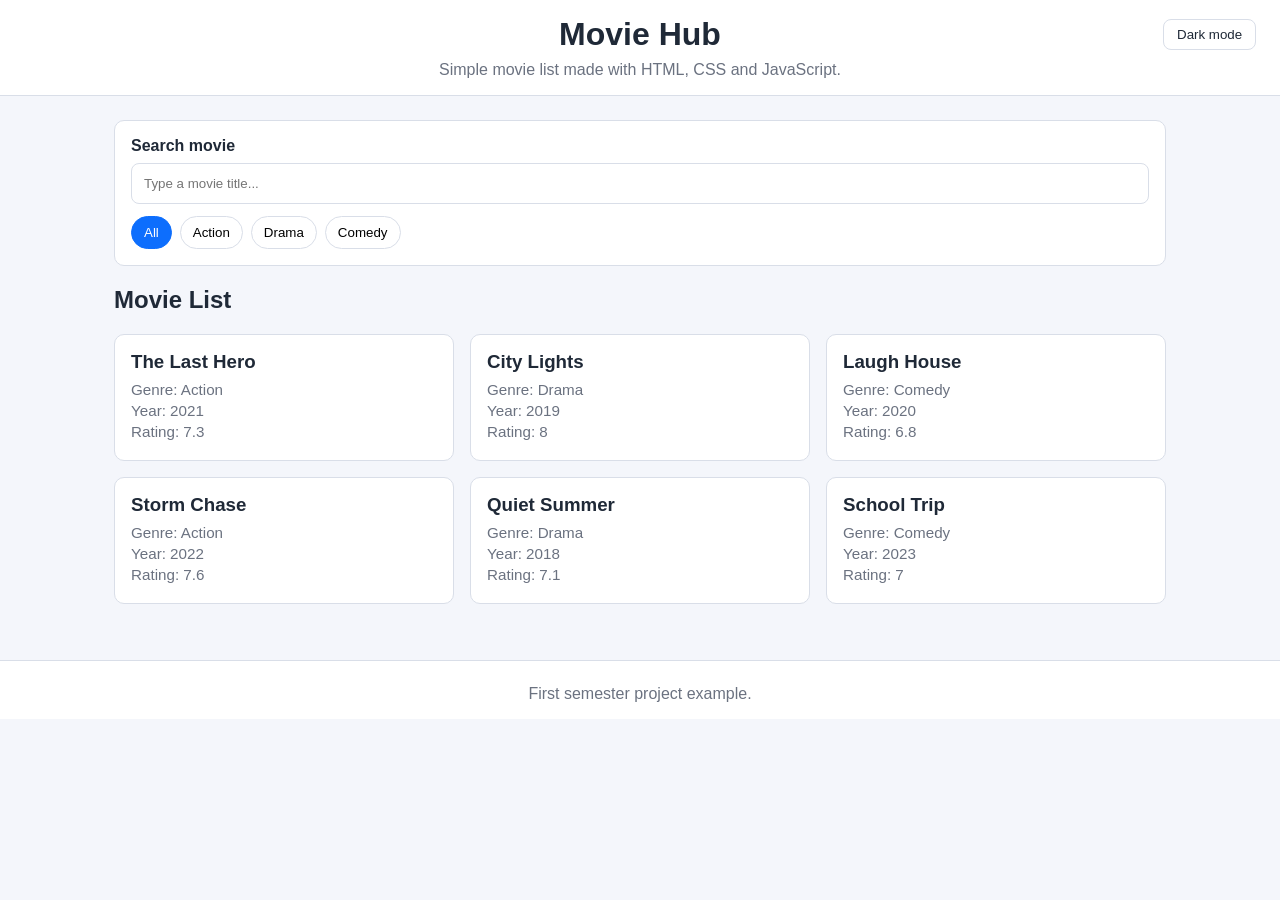
<file: final-movie-site/index.html>
<!DOCTYPE html>
<html lang="en">
<head>
  <meta charset="UTF-8">
  <meta name="viewport" content="width=device-width, initial-scale=1.0">
  <title>Movie Hub</title>
  <link rel="stylesheet" href="styles/main.css">
</head>
<body>
  <header class="site-header">
    <div class="header-top">
    <h1>Movie Hub</h1>
      <button id="themeToggle" class="theme-toggle" type="button" aria-label="Enable dark mode">Dark mode</button>
    </div>
    <p>Simple movie list made with HTML, CSS and JavaScript.</p>
  </header>

  <main class="container">
    <section class="controls" aria-label="Movie filters">
      <label for="searchInput">Search movie</label>
      <input id="searchInput" type="text" placeholder="Type a movie title...">

      <div class="genre-buttons" role="group" aria-label="Filter by genre">
        <button class="genre-btn active" data-genre="All">All</button>
        <button class="genre-btn" data-genre="Action">Action</button>
        <button class="genre-btn" data-genre="Drama">Drama</button>
        <button class="genre-btn" data-genre="Comedy">Comedy</button>
      </div>
    </section>

    <section>
      <h2>Movie List</h2>
      <div id="movieList" class="movie-grid"></div>
      <p id="emptyMessage" class="empty-message" hidden>No movies found.</p>
    </section>
  </main>

  <footer class="site-footer">
    <p>First semester project example.</p>
  </footer>

  <script src="scripts/app.js"></script>
</body>
</html>
</file>
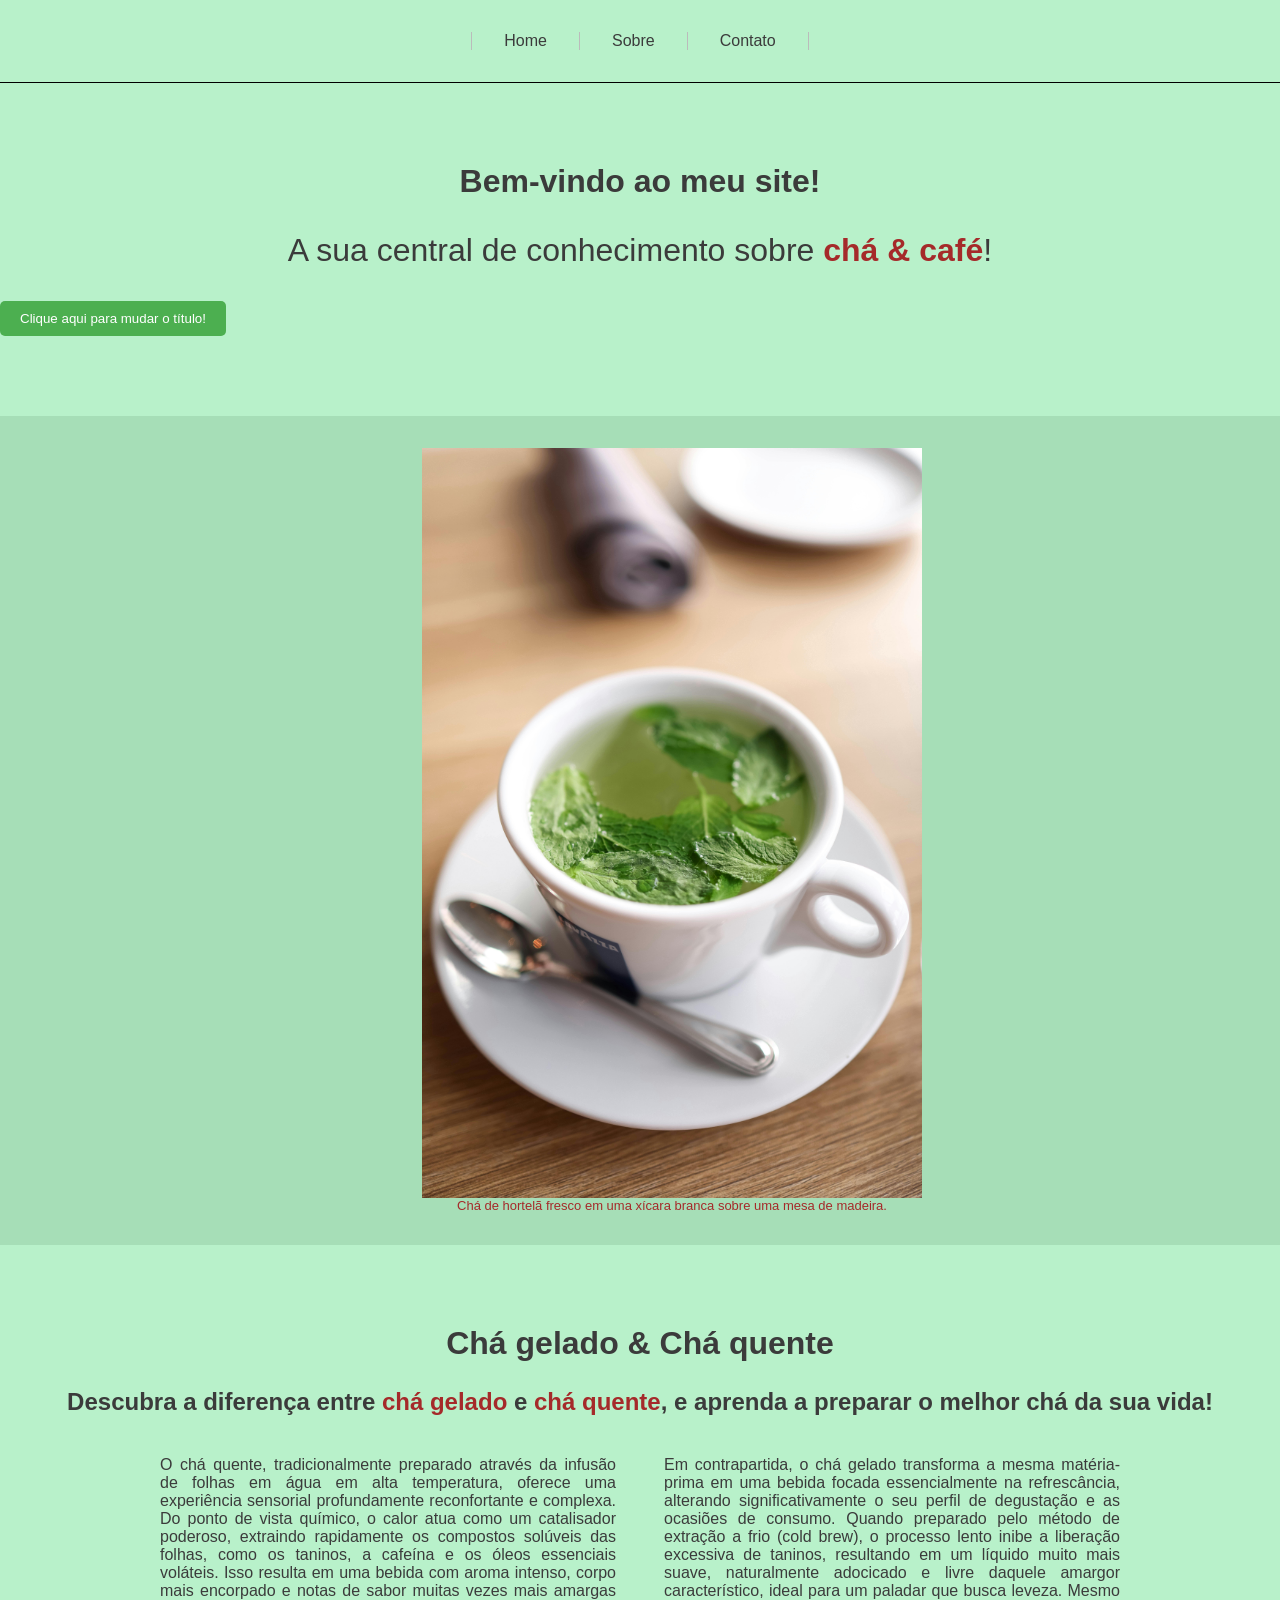
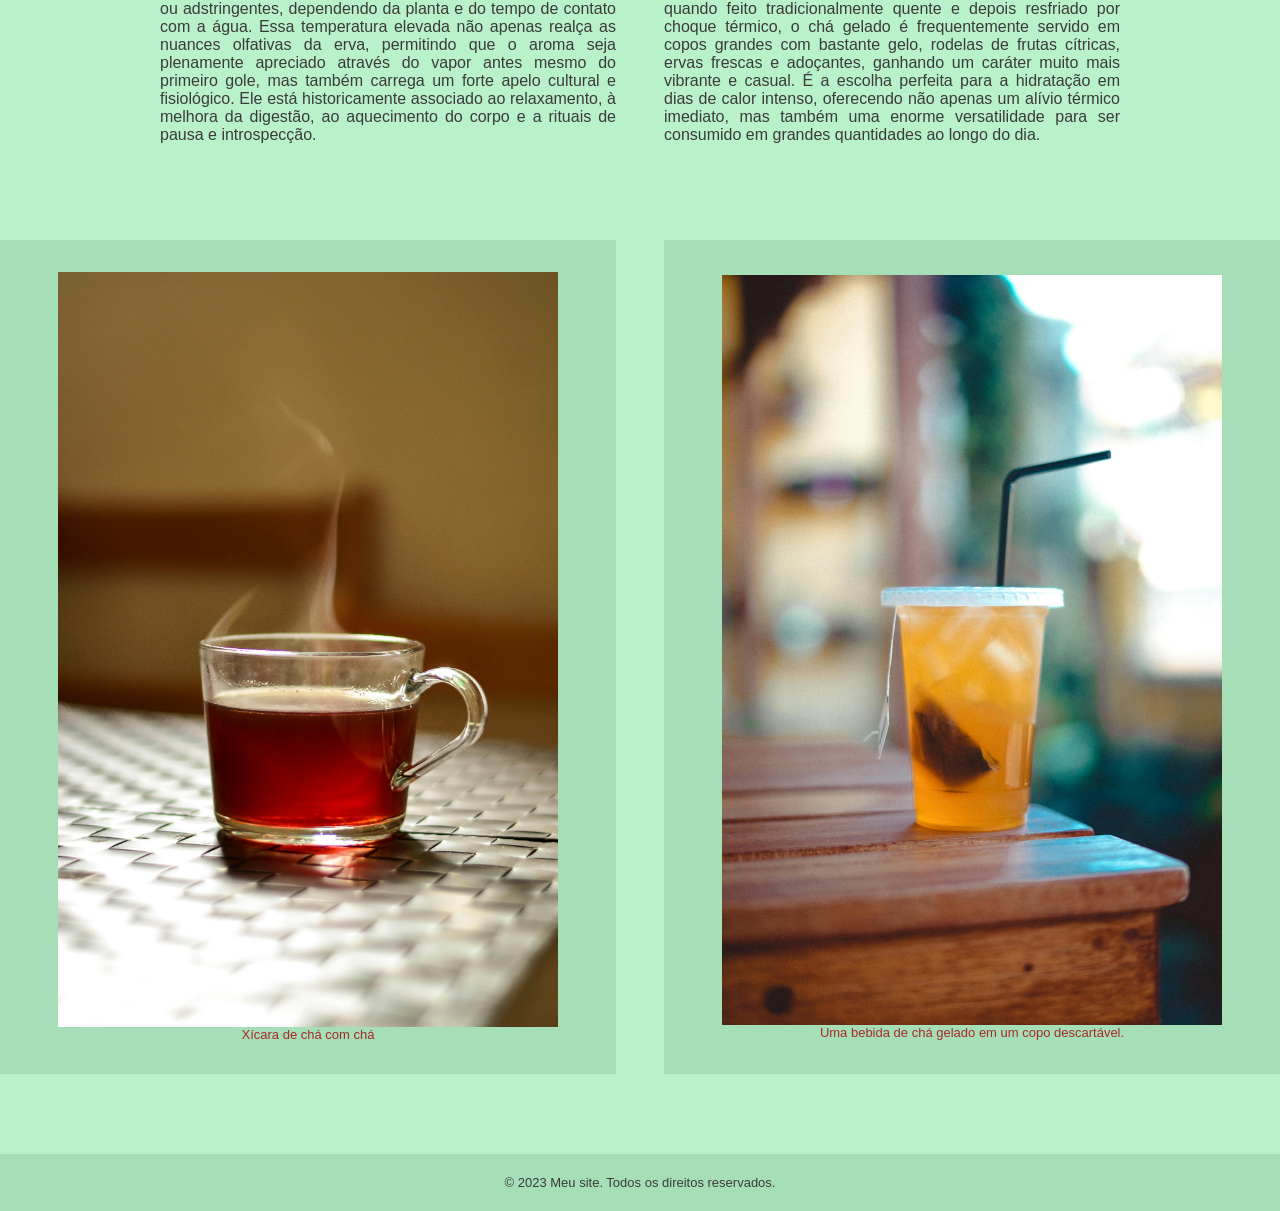
<file: final-site/index.html>
<!DOCTYPE html>
<html lang="en">
<head>
    <meta charset="UTF-8">
    <meta name="viewport" content="width=device-width, initial-scale=1.0">
    <title>Meu site - Home</title>
    <link rel="stylesheet" href="./styles/main.css">
    <link rel="stylesheet" href="./styles/style.css">
</head>
<body>
    <header>
        <nav>
            <a href="./index.html">Home</a>
            <a href="./pages/about.html">Sobre</a>
            <a href="./pages/contact.html">Contato</a>
        </nav>
        <h1>Bem-vindo ao meu site!</h1>
        <p>A sua central de conhecimento sobre <span>chá & café</span>!</p>
    </header>
    <main>
        <div class="image-container">
            <img src="./assets/tea.jpg" alt="Chá de hortelã fresco em uma xícara branca sobre uma mesa de madeira">
            <span>Chá de hortelã fresco em uma xícara branca sobre uma mesa de madeira.</span>
        </div>
        <div class="main-content">
            <h2>Chá gelado & Chá quente</h2>
            <h3>Descubra a diferença entre <span>chá gelado</span> e <span>chá quente</span>, e aprenda a preparar o melhor chá da sua vida!</h3>
            <div class="text-container">
                <p>O chá quente, tradicionalmente preparado através da infusão de folhas em água em alta temperatura, oferece uma experiência sensorial profundamente reconfortante e complexa. Do ponto de vista químico, o calor atua como um catalisador poderoso, extraindo rapidamente os compostos solúveis das folhas, como os taninos, a cafeína e os óleos essenciais voláteis. Isso resulta em uma bebida com aroma intenso, corpo mais encorpado e notas de sabor muitas vezes mais amargas ou adstringentes, dependendo da planta e do tempo de contato com a água. Essa temperatura elevada não apenas realça as nuances olfativas da erva, permitindo que o aroma seja plenamente apreciado através do vapor antes mesmo do primeiro gole, mas também carrega um forte apelo cultural e fisiológico. Ele está historicamente associado ao relaxamento, à melhora da digestão, ao aquecimento do corpo e a rituais de pausa e introspecção.</p>
                <p>Em contrapartida, o chá gelado transforma a mesma matéria-prima em uma bebida focada essencialmente na refrescância, alterando significativamente o seu perfil de degustação e as ocasiões de consumo. Quando preparado pelo método de extração a frio (cold brew), o processo lento inibe a liberação excessiva de taninos, resultando em um líquido muito mais suave, naturalmente adocicado e livre daquele amargor característico, ideal para um paladar que busca leveza. Mesmo quando feito tradicionalmente quente e depois resfriado por choque térmico, o chá gelado é frequentemente servido em copos grandes com bastante gelo, rodelas de frutas cítricas, ervas frescas e adoçantes, ganhando um caráter muito mais vibrante e casual. É a escolha perfeita para a hidratação em dias de calor intenso, oferecendo não apenas um alívio térmico imediato, mas também uma enorme versatilidade para ser consumido em grandes quantidades ao longo do dia.</p>
            </div>
            <div class="tea-img-container">
                <div class="image-container">
                    <img src="./assets/hot-tea.jpg" alt="Xícara de chá com chá">
                    <span>Xícara de chá com chá</span>
                </div>
                <div class="image-container">
                    <img src="./assets/cold-tea.jpg" alt="Uma bebida de chá gelado em um copo descartável.">
                    <span>Uma bebida de chá gelado em um copo descartável.</span>
                </div>
            </div>
        </div>
    </main>
    <footer>
        <p>&copy; 2023 Meu site. Todos os direitos reservados.</p>
    </footer>
    <script src="./script.js"></script>
</body>
</html>
</file>
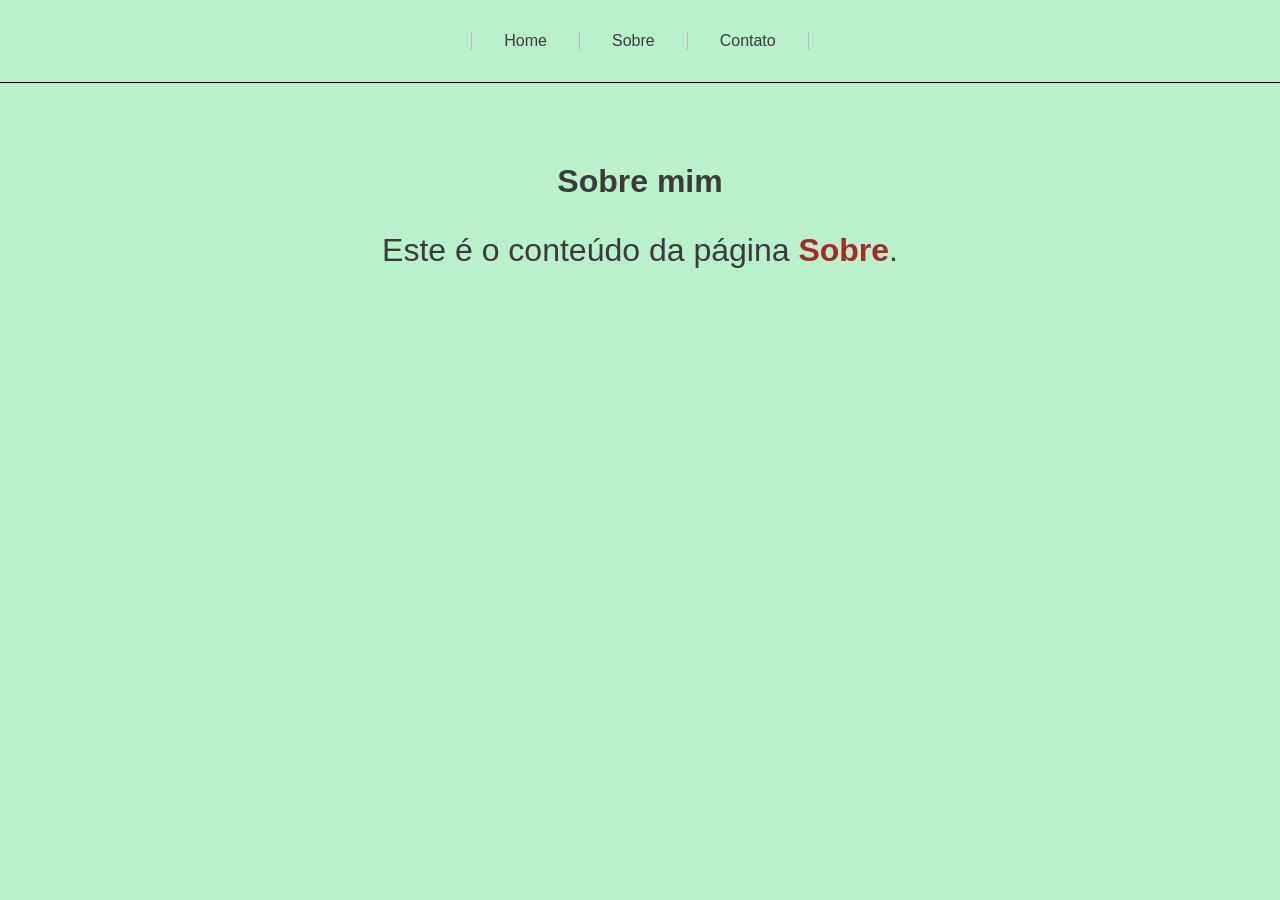
<file: final-site/pages/about.html>
<!DOCTYPE html>
<html lang="en">
<head>
    <meta charset="UTF-8">
    <meta name="viewport" content="width=device-width, initial-scale=1.0">
    <title>Meu site - Sobre</title>
    <link rel="stylesheet" href="../styles/main.css">
</head>
<body>
    <header>
        <nav>
            <a href="../index.html">Home</a>
            <a href="about.html">Sobre</a>
            <a href="contact.html">Contato</a>
        </nav>
        <h1>Sobre mim</h1>
        <p>Este é o conteúdo da página <span>Sobre</span>.</p>
    </header>
</body>
</html>
</file>
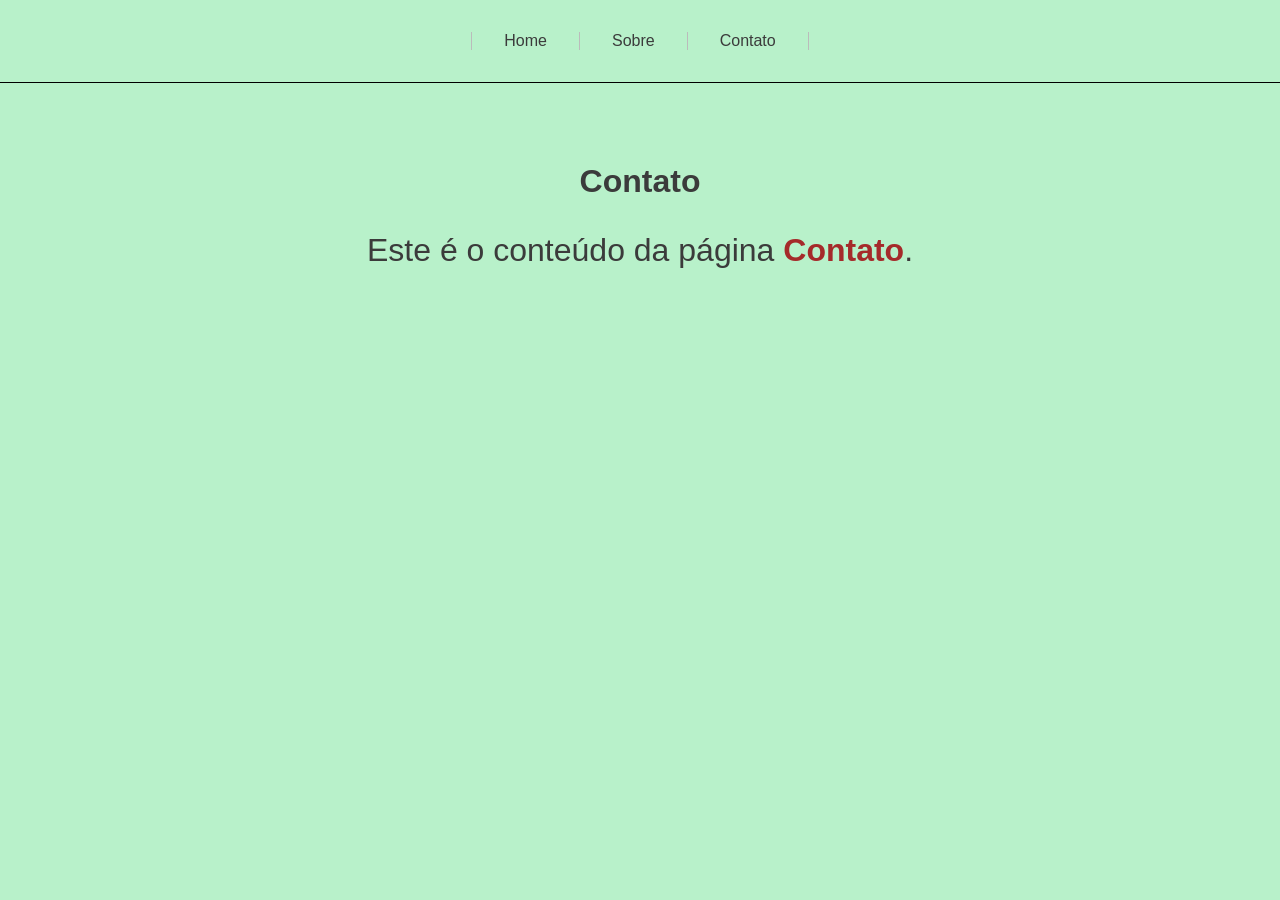
<file: final-site/pages/contact.html>
<!DOCTYPE html>
<html lang="en">
<head>
    <meta charset="UTF-8">
    <meta name="viewport" content="width=device-width, initial-scale=1.0">
    <title>Meu site - Contato</title>
    <link rel="stylesheet" href="../styles/main.css">
</head>
<body>
    <header>
        <nav>
            <a href="../index.html">Home</a>
            <a href="about.html">Sobre</a>
            <a href="contact.html">Contato</a>
        </nav>
        <h1>Contato</h1>
        <p>Este é o conteúdo da página <span>Contato</span>.</p>
    </header>
</body>
</html>
</file>
<file: final-movie-site/styles/main.css>
:root {
  --bg: #f4f6fb;
  --card: #ffffff;
  --primary: #0d6efd;
  --text: #1f2937;
  --muted: #6b7280;
  --border: #d9dee8;
  --surface: #ffffff;
}

body.dark-theme {
  --bg: #0f172a;
  --card: #111827;
  --primary: #60a5fa;
  --text: #e5e7eb;
  --muted: #9ca3af;
  --border: #334155;
  --surface: #1e293b;
}

* {
  box-sizing: border-box;
}

body {
  margin: 0;
  font-family: "Segoe UI", Tahoma, Geneva, Verdana, sans-serif;
  background: var(--bg);
  color: var(--text);
  transition: background-color 0.2s ease, color 0.2s ease;
}

.site-header,
.site-footer {
  text-align: center;
  padding: 1rem;
  background: var(--surface);
  border-bottom: 1px solid var(--border);
}

.header-top {
  display: flex;
  align-items: center;
  justify-content: space-between;
  gap: 0.75rem;
}

.theme-toggle {
  padding: 0.45rem 0.8rem;
  border: 1px solid var(--border);
  border-radius: 8px;
  background: var(--card);
  color: var(--text);
  cursor: pointer;
}

.theme-toggle:hover {
  border-color: var(--primary);
}

.site-footer {
  border-top: 1px solid var(--border);
  border-bottom: none;
  margin-top: 2rem;
}

.site-header h1 {
  margin: 0;
}

.site-header p,
.site-footer p {
  margin: 0.5rem 0 0;
  color: var(--muted);
}

.container {
  width: min(100%, 1100px);
  margin: 0 auto;
  padding: 1rem;
}

.controls {
  background: var(--card);
  padding: 1rem;
  border: 1px solid var(--border);
  border-radius: 10px;
  margin-bottom: 1rem;
}

.controls label {
  display: block;
  margin-bottom: 0.5rem;
  font-weight: 600;
}

.controls input {
  width: 100%;
  padding: 0.75rem;
  border: 1px solid var(--border);
  border-radius: 8px;
  margin-bottom: 0.75rem;
}

.genre-buttons {
  display: flex;
  flex-wrap: wrap;
  gap: 0.5rem;
}

.genre-btn {
  padding: 0.5rem 0.75rem;
  border: 1px solid var(--border);
  border-radius: 999px;
  background: #fff;
  cursor: pointer;
}

.genre-btn.active {
  background: var(--primary);
  color: #fff;
  border-color: var(--primary);
}

.movie-grid {
  display: grid;
  grid-template-columns: 1fr;
  gap: 0.75rem;
}

.movie-card {
  background: var(--card);
  border: 1px solid var(--border);
  border-radius: 10px;
  padding: 1rem;
}

.movie-card h3 {
  margin: 0 0 0.5rem;
}

.movie-meta {
  color: var(--muted);
  font-size: 0.95rem;
  margin: 0.25rem 0;
}

.empty-message {
  text-align: center;
  color: var(--muted);
  background: var(--card);
  border: 1px dashed var(--border);
  border-radius: 10px;
  padding: 1rem;
}

@media (min-width: 768px) {
  .container {
    padding: 1.5rem;
  }

  .header-top {
    justify-content: center;
  }

  .theme-toggle {
    position: absolute;
    right: 1.5rem;
  }

  .site-header {
    position: relative;
  }

  .movie-grid {
    grid-template-columns: repeat(2, 1fr);
    gap: 1rem;
  }
}

@media (min-width: 1024px) {
  .movie-grid {
    grid-template-columns: repeat(3, 1fr);
  }
}
</file>
<file: final-site/styles/main.css>
body {
    margin: 0;
    padding: 0;
    font-family: 'Inter', sans-serif;
    background-color: #b8f1ca;
}

nav {
    display: flex;
    justify-content: center;
    margin-top: 2rem;
    margin-bottom: 5rem;
    padding-bottom: 2rem;
    border-bottom: #000 1px solid;
}

nav a {
    text-decoration: none;
    color: #3b3b3b;
    border-left: #bbb 1px solid;
    padding: 0 2rem;
}

nav a:last-child {
    border-right: #bbb 1px solid;
}

nav a:hover {
    color: #bbb;
}

header h1, p {
    text-align: center;
    font-size: 2rem;
    font-weight: regular;
    color: #3b3b3b;
}

p span {
    font-weight: bold;
    color: brown;
}
</file>
<file: final-site/styles/style.css>
.image-container {
    display: flex;
    flex-direction: column;
    justify-content: center;
    align-items: center;
    margin: 5rem 0;
    padding: 2rem;
    width: 100%;
    background-color: #a6deb7;
}

.image-container img {
    width: 100%;
    max-width: 500px;
}

.image-container span {
    font-size: small;
    color: brown;
}

.main-content h2 {
    text-align: center;
    font-size: 2rem;
    color: #3b3b3b;
}

.main-content h3 {
    text-align: center;
    font-size: 1.5rem;
    color: #3b3b3b;
}

.main-content h3 span {
    color: brown;
}

.main-content .text-container {
    display: grid;
    grid-template-columns: 1fr 1fr;
    gap: 3rem;
    margin: 0 10rem;
    align-self: center;
    justify-self: center;
    justify-content: center;
    align-items: center;
}

.main-content p {
    margin: 1rem 0;
    font-size: medium;
    text-align: justify;
}

.tea-img-container {
    display: flex;
    justify-content: center;
    gap: 3rem;
}

footer {
    text-align: center;
    padding: 0.5rem;
    background-color: #a6deb7;
    color: #3b3b3b;
}

footer p {
    font-size: small;
    color: #3b3b3b;
}
</file>
